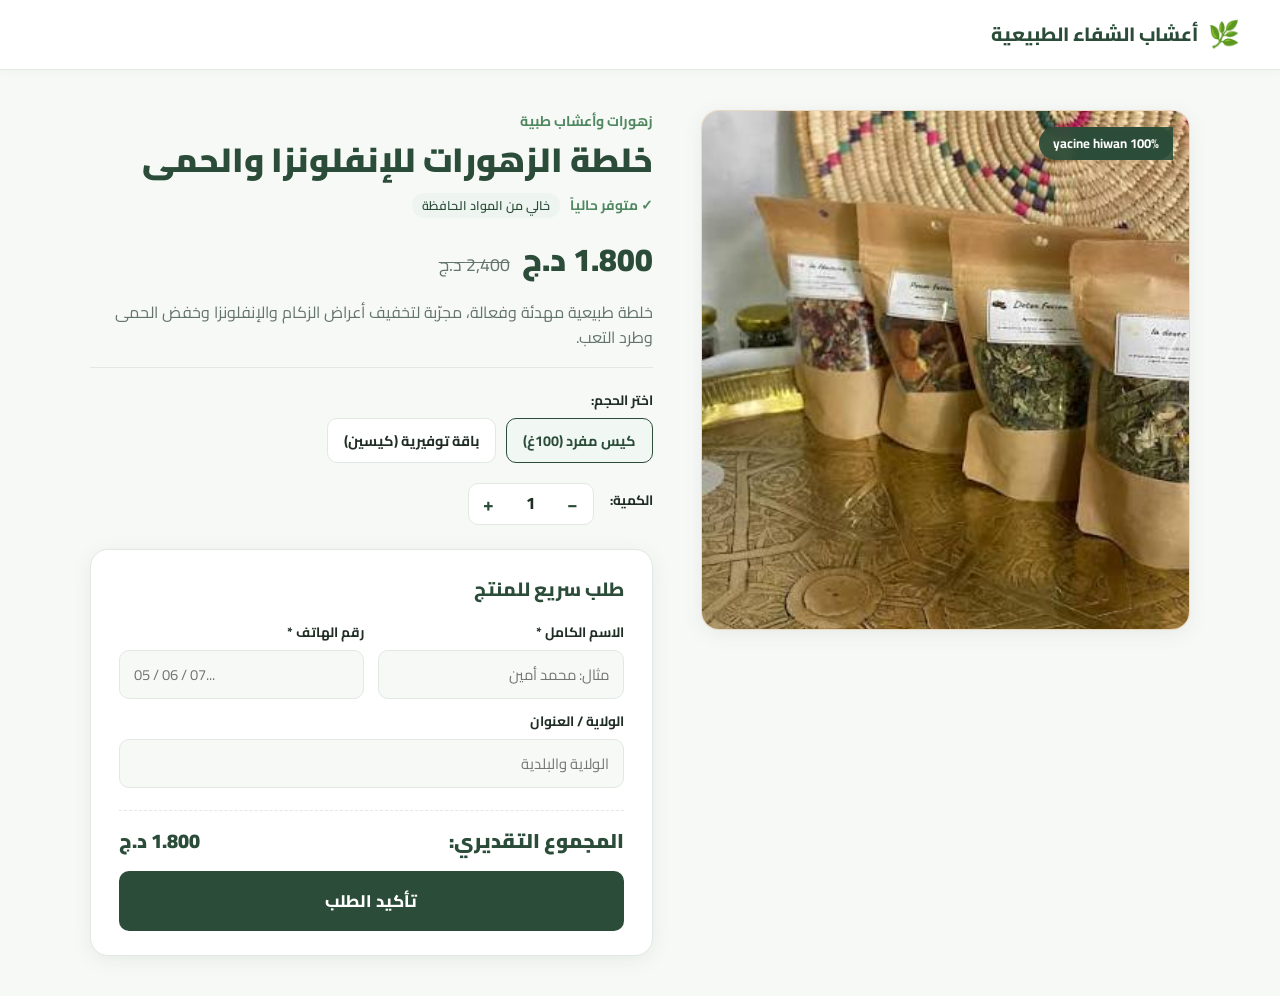
<file: index.html>
<!DOCTYPE html>
<html lang="ar" dir="rtl">
<head>
  <meta charset="UTF-8"/>
  <meta name="viewport" content="width=device-width, initial-scale=1.0"/>
  <title>yacine hiwan</title>
  
  <!-- Arabic & Modern Fonts -->
  <link rel="preconnect" href="https://fonts.googleapis.com">
  <link rel="preconnect" href="https://fonts.gstatic.com" crossorigin>
  <link href="https://fonts.googleapis.com/css2?family=Cairo:wght@400;600;700;800;900&display=swap" rel="stylesheet">

  <link rel="stylesheet" href="style.css"/>
  <link rel="stylesheet" href="pages.css"/>
</head>
<body>

  <!-- Top Announcement Bar -->
  <header class="navbar">
    <div class="nav-brand">
      <span class="leaf-icon">🌿</span>
      <span class="brand-title">أعشاب الشفاء الطبيعية</span>
    </div>
    <!-- <div class="prototype-tag">نسخة تجريبية (Prototype)</div> -->
  </header>

  <div class="toast" id="toast"><span id="toastMsg"></span></div>

  <main class="product-detail-page">
    <div class="detail-layout">

      <!-- Product Image -->
      <div class="detail-images">
        <div class="detail-main-img">
          <img src="tisanepack.jpg" alt="خلطة الزهورات والشاي الطبيعي">
          <span class="badge-herbal">طبيعي 100%</span>
          <span class="badge-herbal">yacine hiwan 100%</span>
        </div>
      </div>

      <!-- Product Info & Order Form -->
      <div class="detail-info">
        <div class="detail-cat">زهورات وأعشاب طبية</div>
        <h1 class="detail-title" id="productName">خلطة الزهورات للإنفلونزا والحمى</h1>

        <div class="product-badge-strip">
          <span class="stock-status">✓ متوفر حالياً</span>
          <span class="natural-tag">خالي من المواد الحافظة</span>
        </div>

        <div class="detail-price-box">
          <div class="detail-price" id="productPrice">1,800 د.ج</div>
          <div class="detail-old-price">2,400 د.ج</div>
        </div>

        <!-- Very brief description requested -->
        <p class="detail-desc" id="productDesc">
          خلطة طبيعية مهدئة وفعالة، مجرّبة لتخفيف أعراض الزكام والإنفلونزا وخفض الحمى وطرد التعب.
        </p>

        <!-- Pack selection / variants -->
        <div class="pack-selector">
          <label class="form-label">اختر الحجم:</label>
          <div class="variant-chips">
            <button class="variant-chip active" onclick="selectVariant(1800, this)">كيس مفرد (100غ)</button>
            <button class="variant-chip" onclick="selectVariant(3200, this)">باقة توفيرية (كيسين)</button>
          </div>
        </div>

        <!-- Quantity Controls -->
        <div class="qty-section">
          <label class="form-label">الكمية:</label>
          <div class="qty-ctrl">
            <button class="qty-btn" type="button" onclick="changeQty(-1)">−</button>
            <div class="qty-num" id="qtyNum">1</div>
            <button class="qty-btn" type="button" onclick="changeQty(1)">+</button>
          </div>
        </div>

        <!-- Direct Prototype Order Box -->
        <div class="order-summary-panel">
          <div class="summary-title">طلب سريع للمنتج</div>

          <div class="checkout-form">
            <div class="form-row">
              <div>
                <label class="form-label">الاسم الكامل *</label>
                <input id="clientName" class="form-input" type="text" placeholder="مثال: محمد أمين"/>
              </div>
              <div>
                <label class="form-label">رقم الهاتف *</label>
                <input id="clientPhone" class="form-input" type="tel" placeholder="05 / 06 / 07..."/>
              </div>
            </div>

            <div>
              <label class="form-label">الولاية / العنوان</label>
              <input id="clientAddress" class="form-input" type="text" placeholder="الولاية والبلدية"/>
            </div>

            <div class="summary-row total-row">
              <span>المجموع التقديري:</span>
              <span id="summaryTotal">1,800 د.ج</span>
            </div>

            <button class="checkout-submit" type="button" onclick="submitPrototypeOrder()">
              تأكيد الطلب
            </button>
            <!-- <p class="prototype-note">* هذه صفحة تجريبية لتقييم التصميم والمنتج أمام الزبون ولن يتم تسجيل دفع مالي حقيقي.</p> -->
          </div>
        </div>

      </div>
    </div>
  </main>

  <script src="app.js"></script>
</body>
</html>
</file>
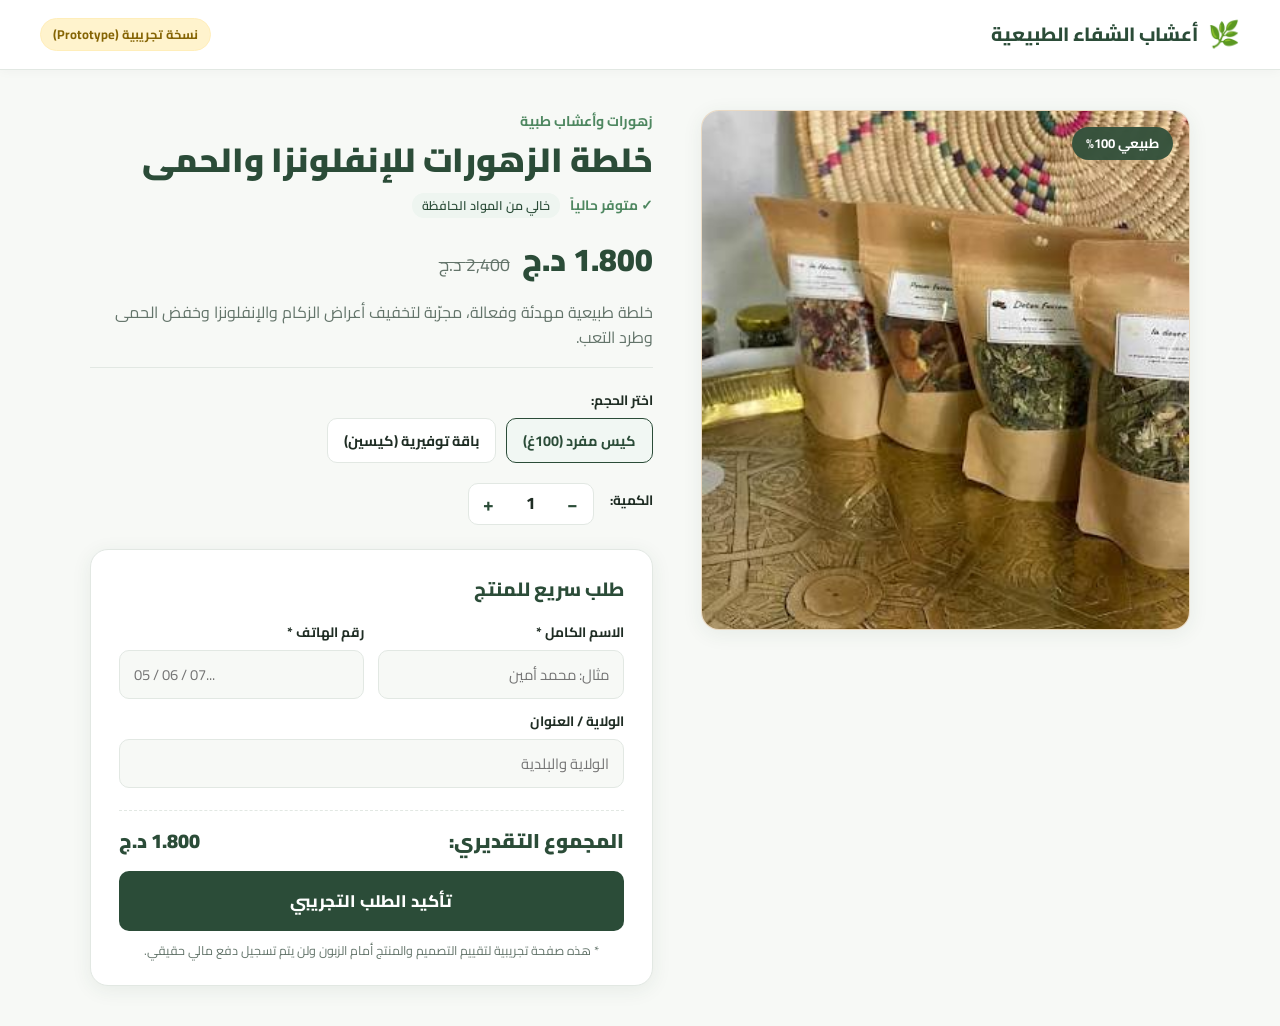
<file: product.html>
<!DOCTYPE html>
<html lang="ar" dir="rtl">
<head>
  <meta charset="UTF-8"/>
  <meta name="viewport" content="width=device-width, initial-scale=1.0"/>
  <title>خلطة الأعشاب الطبيعية — نموذج العرض</title>
  
  <!-- Arabic & Modern Fonts -->
  <link rel="preconnect" href="https://fonts.googleapis.com">
  <link rel="preconnect" href="https://fonts.gstatic.com" crossorigin>
  <link href="https://fonts.googleapis.com/css2?family=Cairo:wght@400;600;700;800;900&display=swap" rel="stylesheet">

  <link rel="stylesheet" href="style.css"/>
  <link rel="stylesheet" href="pages.css"/>
</head>
<body>

  <!-- Top Announcement Bar -->
  <header class="navbar">
    <div class="nav-brand">
      <span class="leaf-icon">🌿</span>
      <span class="brand-title">أعشاب الشفاء الطبيعية</span>
    </div>
    <div class="prototype-tag">نسخة تجريبية (Prototype)</div>
  </header>

  <div class="toast" id="toast"><span id="toastMsg"></span></div>

  <main class="product-detail-page">
    <div class="detail-layout">

      <!-- Product Image -->
      <div class="detail-images">
        <div class="detail-main-img">
          <img src="tisanepack.jpg" alt="خلطة الزهورات والشاي الطبيعي">
          <span class="badge-herbal">طبيعي 100%</span>
        </div>
      </div>

      <!-- Product Info & Order Form -->
      <div class="detail-info">
        <div class="detail-cat">زهورات وأعشاب طبية</div>
        <h1 class="detail-title" id="productName">خلطة الزهورات للإنفلونزا والحمى</h1>

        <div class="product-badge-strip">
          <span class="stock-status">✓ متوفر حالياً</span>
          <span class="natural-tag">خالي من المواد الحافظة</span>
        </div>

        <div class="detail-price-box">
          <div class="detail-price" id="productPrice">1,800 د.ج</div>
          <div class="detail-old-price">2,400 د.ج</div>
        </div>

        <!-- Very brief description requested -->
        <p class="detail-desc" id="productDesc">
          خلطة طبيعية مهدئة وفعالة، مجرّبة لتخفيف أعراض الزكام والإنفلونزا وخفض الحمى وطرد التعب.
        </p>

        <!-- Pack selection / variants -->
        <div class="pack-selector">
          <label class="form-label">اختر الحجم:</label>
          <div class="variant-chips">
            <button class="variant-chip active" onclick="selectVariant(1800, this)">كيس مفرد (100غ)</button>
            <button class="variant-chip" onclick="selectVariant(3200, this)">باقة توفيرية (كيسين)</button>
          </div>
        </div>

        <!-- Quantity Controls -->
        <div class="qty-section">
          <label class="form-label">الكمية:</label>
          <div class="qty-ctrl">
            <button class="qty-btn" type="button" onclick="changeQty(-1)">−</button>
            <div class="qty-num" id="qtyNum">1</div>
            <button class="qty-btn" type="button" onclick="changeQty(1)">+</button>
          </div>
        </div>

        <!-- Direct Prototype Order Box -->
        <div class="order-summary-panel">
          <div class="summary-title">طلب سريع للمنتج</div>

          <div class="checkout-form">
            <div class="form-row">
              <div>
                <label class="form-label">الاسم الكامل *</label>
                <input id="clientName" class="form-input" type="text" placeholder="مثال: محمد أمين"/>
              </div>
              <div>
                <label class="form-label">رقم الهاتف *</label>
                <input id="clientPhone" class="form-input" type="tel" placeholder="05 / 06 / 07..."/>
              </div>
            </div>

            <div>
              <label class="form-label">الولاية / العنوان</label>
              <input id="clientAddress" class="form-input" type="text" placeholder="الولاية والبلدية"/>
            </div>

            <div class="summary-row total-row">
              <span>المجموع التقديري:</span>
              <span id="summaryTotal">1,800 د.ج</span>
            </div>

            <button class="checkout-submit" type="button" onclick="submitPrototypeOrder()">
              تأكيد الطلب التجريبي
            </button>
            <p class="prototype-note">* هذه صفحة تجريبية لتقييم التصميم والمنتج أمام الزبون ولن يتم تسجيل دفع مالي حقيقي.</p>
          </div>
        </div>

      </div>
    </div>
  </main>

  <script src="app.js"></script>
</body>
</html>
</file>
<file: style.css>
/* ═══════════════════════════════════════════════════
   HERBAL TEA & TISANE THEME — Natural & Earthy
   ═══════════════════════════════════════════════════ */

:root {
  /* Green Tea & Tisane Palette */
  --primary:        #2b4c38;       /* Deep Forest / Herbal Green */
  --primary-light:  #3e694f;
  --accent-green:   #4e8760;
  --tea-amber:      #c48b47;       /* Warm infusion amber */
  --sage:           #8fa89b;
  --kraft-bg:       #f5ede2;       /* Natural kraft paper tone */
  --light-bg:       #f7f9f6;
  --surface:        #ffffff;
  
  /* Text & Border */
  --text-main:      #1f2d24;
  --text-muted:     #63746a;
  --border:         #e2e8e3;
  --border-focus:   #4e8760;

  /* UI Tokens */
  --radius:         10px;
  --radius-lg:      18px;
  --shadow:         0 4px 20px rgba(43, 76, 56, 0.08);
  --shadow-hover:   0 8px 30px rgba(43, 76, 56, 0.15);
}

*, *::before, *::after {
  margin: 0;
  padding: 0;
  box-sizing: border-box;
}

body {
  font-family: 'Cairo', sans-serif;
  background-color: var(--light-bg);
  color: var(--text-main);
  line-height: 1.6;
  direction: rtl;
  text-align: right;
  -webkit-font-smoothing: antialiased;
}

img {
  max-width: 100%;
  display: block;
}

button, input {
  font-family: inherit;
}

/* ── Top Header / Brand ── */
.navbar {
  height: 70px;
  background: var(--surface);
  border-bottom: 1px solid var(--border);
  display: flex;
  align-items: center;
  justify-content: space-between;
  padding: 0 40px;
  position: sticky;
  top: 0;
  z-index: 100;
  box-shadow: 0 2px 10px rgba(0,0,0,0.03);
}

.nav-brand {
  display: flex;
  align-items: center;
  gap: 10px;
}

.leaf-icon {
  font-size: 1.6rem;
}

.brand-title {
  font-size: 1.2rem;
  font-weight: 800;
  color: var(--primary);
}

.prototype-tag {
  background: #fff3cd;
  color: #856404;
  border: 1px solid #ffeeba;
  font-size: 0.8rem;
  font-weight: 700;
  padding: 5px 12px;
  border-radius: 20px;
}

/* ── Toast Notification ── */
.toast {
  position: fixed;
  bottom: 25px;
  left: 50%;
  transform: translateX(-50%) translateY(100px);
  background: var(--primary);
  color: #fff;
  padding: 12px 24px;
  border-radius: 30px;
  font-size: 0.95rem;
  font-weight: 600;
  box-shadow: 0 10px 25px rgba(0,0,0,0.2);
  transition: transform 0.3s cubic-bezier(0.175, 0.885, 0.32, 1.275), opacity 0.3s;
  opacity: 0;
  z-index: 999;
}

.toast.show {
  transform: translateX(-50%) translateY(0);
  opacity: 1;
}

@media (max-width: 768px) {
  .navbar {
    padding: 0 20px;
  }
}
</file>
<file: pages.css>
/* ═══════════════════════════════════════════════════
   PRODUCT PAGE STYLES — Natural Tisane Layout
   ═══════════════════════════════════════════════════ */

.product-detail-page {
  max-width: 1140px;
  margin: 40px auto;
  padding: 0 20px;
}

.detail-layout {
  display: grid;
  grid-template-columns: 1fr 1.15fr;
  gap: 48px;
  align-items: start;
}

/* ── Image Presentation ── */
.detail-images {
  position: sticky;
  top: 100px;
}

.detail-main-img {
  position: relative;
  background: var(--kraft-bg);
  border-radius: var(--radius-lg);
  overflow: hidden;
  border: 1px solid rgba(196, 139, 71, 0.2);
  box-shadow: var(--shadow);
  display: flex;
  align-items: center;
  justify-content: center;
  max-height: 520px;
}

.detail-main-img img {
  width: 100%;
  height: 100%;
  max-height: 520px;
  object-fit: cover;
  transition: transform 0.4s ease;
}

.detail-main-img:hover img {
  transform: scale(1.02);
}

.badge-herbal {
  position: absolute;
  top: 16px;
  right: 16px;
  background: rgba(43, 76, 56, 0.9);
  color: #fff;
  padding: 6px 14px;
  border-radius: 30px;
  font-size: 0.82rem;
  font-weight: 700;
  backdrop-filter: blur(4px);
}

/* ── Product Info ── */
.detail-cat {
  font-size: 0.88rem;
  color: var(--accent-green);
  font-weight: 700;
  margin-bottom: 6px;
}

.detail-title {
  font-size: 2.1rem;
  font-weight: 900;
  color: var(--primary);
  line-height: 1.25;
  margin-bottom: 12px;
}

.product-badge-strip {
  display: flex;
  gap: 10px;
  align-items: center;
  margin-bottom: 16px;
}

.stock-status {
  font-size: 0.85rem;
  font-weight: 700;
  color: var(--accent-green);
}

.natural-tag {
  font-size: 0.78rem;
  background: #eef5f0;
  color: var(--primary);
  padding: 3px 10px;
  border-radius: 12px;
  font-weight: 600;
}

.detail-price-box {
  display: flex;
  align-items: baseline;
  gap: 12px;
  margin-bottom: 14px;
}

.detail-price {
  font-size: 2rem;
  font-weight: 900;
  color: var(--primary);
}

.detail-old-price {
  font-size: 1.1rem;
  color: var(--text-muted);
  text-decoration: line-through;
}

.detail-desc {
  font-size: 1rem;
  color: var(--text-muted);
  margin-bottom: 22px;
  padding-bottom: 16px;
  border-bottom: 1px solid var(--border);
}

/* ── Pack / Variant Chips ── */
.pack-selector {
  margin-bottom: 20px;
}

.variant-chips {
  display: flex;
  gap: 10px;
  margin-top: 6px;
}

.variant-chip {
  background: var(--surface);
  border: 1.5px solid var(--border);
  padding: 8px 16px;
  border-radius: var(--radius);
  color: var(--text-main);
  font-weight: 700;
  font-size: 0.9rem;
  cursor: pointer;
  transition: all 0.2s;
}

.variant-chip.active, .variant-chip:hover {
  border-color: var(--primary);
  background: #f1f7f3;
  color: var(--primary);
}

/* ── Quantity Controls ── */
.qty-section {
  display: flex;
  align-items: center;
  gap: 16px;
  margin-bottom: 24px;
}

.qty-ctrl {
  display: inline-flex;
  border: 1px solid var(--border);
  border-radius: var(--radius);
  background: var(--surface);
  overflow: hidden;
}

.qty-btn {
  background: transparent;
  border: none;
  width: 40px;
  height: 40px;
  font-size: 1.2rem;
  font-weight: 700;
  color: var(--primary);
  cursor: pointer;
}

.qty-btn:hover {
  background: #f1f7f3;
}

.qty-num {
  width: 44px;
  height: 40px;
  display: flex;
  align-items: center;
  justify-content: center;
  font-weight: 800;
  font-size: 1.05rem;
}

/* ── Fast Order Form Panel ── */
.order-summary-panel {
  background: var(--surface);
  border: 1px solid var(--border);
  border-radius: var(--radius-lg);
  padding: 24px 28px;
  box-shadow: var(--shadow);
}

.summary-title {
  font-size: 1.2rem;
  font-weight: 800;
  color: var(--primary);
  margin-bottom: 18px;
}

.form-row {
  display: grid;
  grid-template-columns: 1fr 1fr;
  gap: 14px;
}

.form-label {
  display: block;
  font-size: 0.85rem;
  font-weight: 700;
  color: var(--text-main);
  margin-bottom: 6px;
}

.form-input {
  width: 100%;
  padding: 10px 14px;
  border: 1px solid var(--border);
  border-radius: var(--radius);
  font-size: 0.92rem;
  background: var(--light-bg);
  outline: none;
  transition: border-color 0.2s;
  margin-bottom: 12px;
}

.form-input:focus {
  border-color: var(--border-focus);
  background: #fff;
}

.summary-row.total-row {
  display: flex;
  justify-content: space-between;
  align-items: center;
  margin-top: 10px;
  padding: 14px 0;
  border-top: 1px dashed var(--border);
  font-size: 1.25rem;
  font-weight: 900;
  color: var(--primary);
}

.checkout-submit {
  width: 100%;
  background: var(--primary);
  color: #fff;
  border: none;
  padding: 14px;
  border-radius: var(--radius);
  font-size: 1.05rem;
  font-weight: 800;
  cursor: pointer;
  transition: background 0.2s, transform 0.1s;
}

.checkout-submit:hover {
  background: var(--primary-light);
}

.checkout-submit:active {
  transform: scale(0.99);
}

.prototype-note {
  font-size: 0.78rem;
  color: var(--text-muted);
  text-align: center;
  margin-top: 10px;
}

/* ── Responsive ── */
@media (max-width: 860px) {
  .detail-layout {
    grid-template-columns: 1fr;
    gap: 28px;
  }
  .detail-images {
    position: static;
  }
  .form-row {
    grid-template-columns: 1fr;
    gap: 0;
  }
}
</file>
